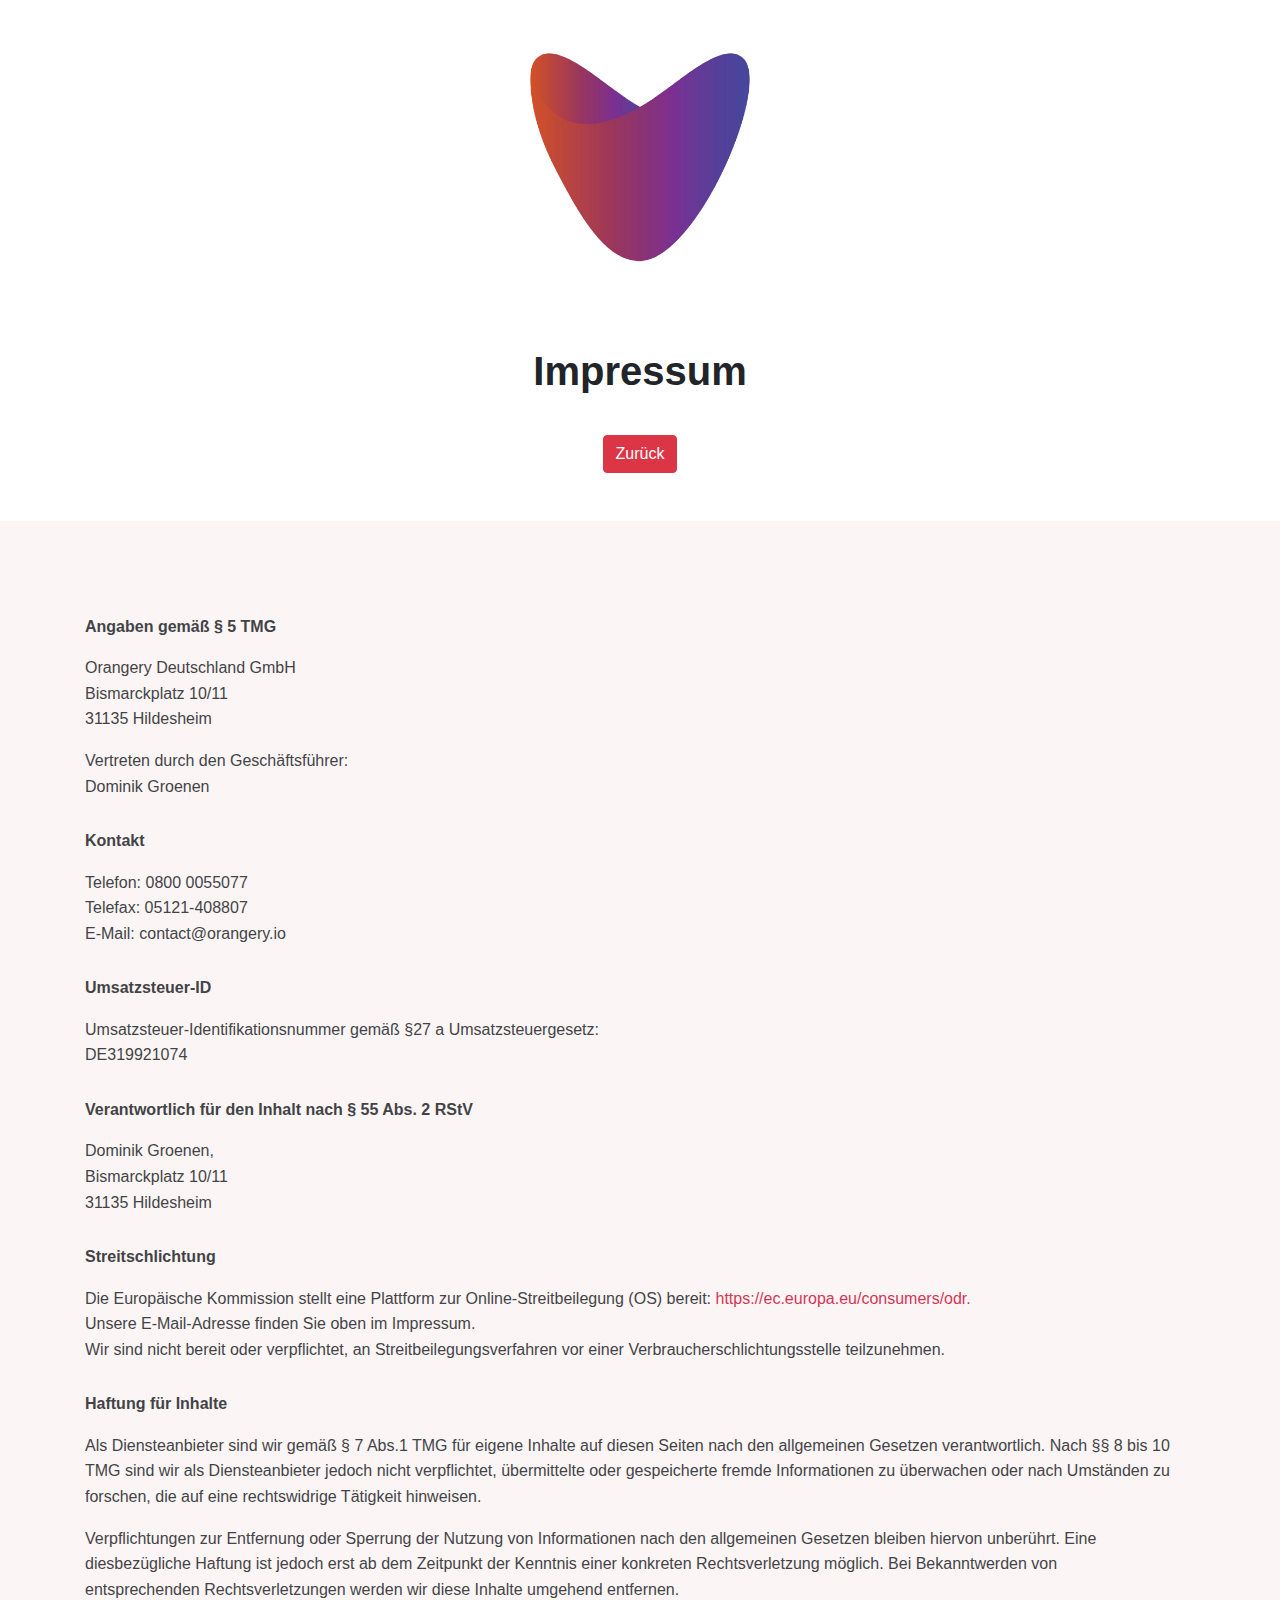
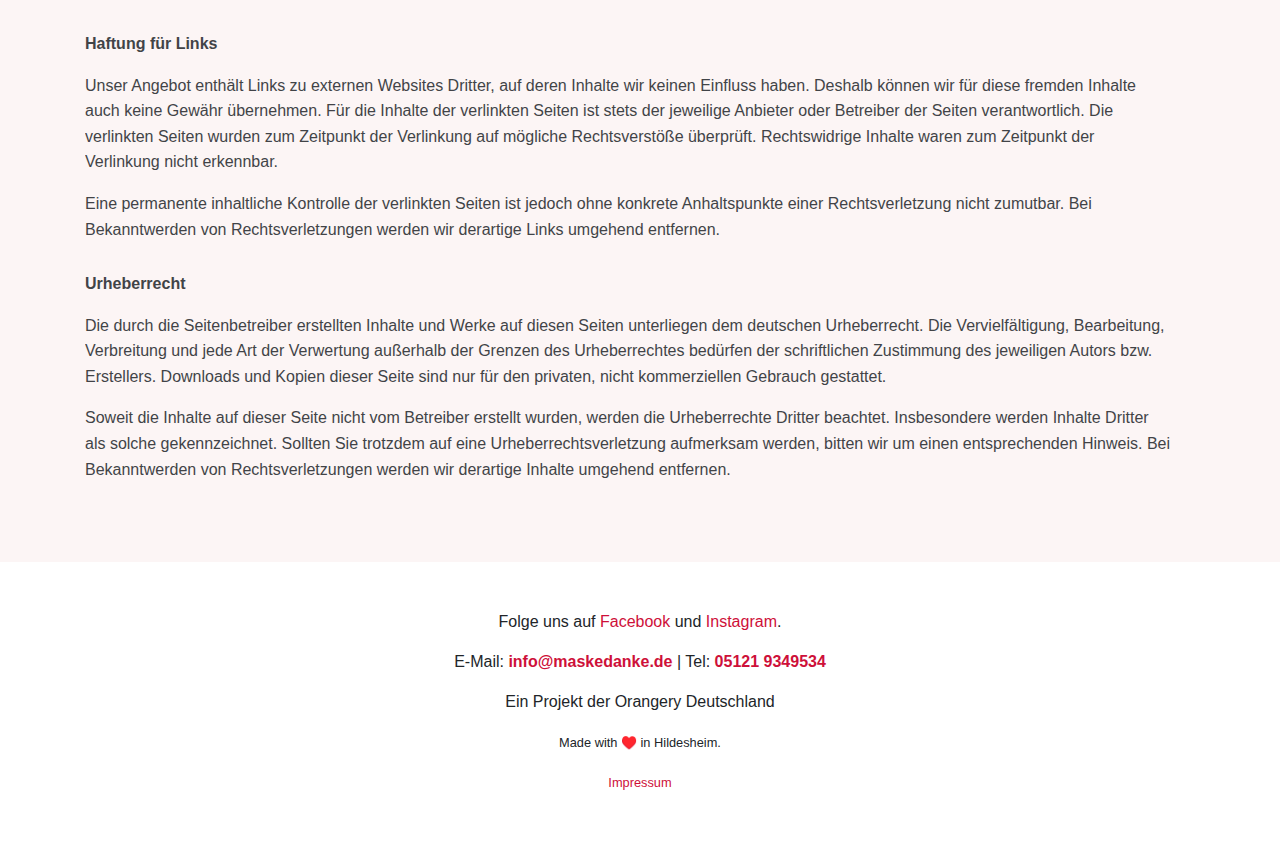
<file: impressum/index.html>
<!DOCTYPE html>
<html>
<head>
	<title>Maske? Danke!</title>
	<meta charset="utf-8">
    <meta http-equiv="X-UA-Compatible" content="IE=edge">
    <meta name="viewport" content="width=device-width, initial-scale=1, shrink-to-fit=no">
	<link rel="stylesheet" href="https://stackpath.bootstrapcdn.com/bootstrap/4.4.1/css/bootstrap.min.css" integrity="sha384-Vkoo8x4CGsO3+Hhxv8T/Q5PaXtkKtu6ug5TOeNV6gBiFeWPGFN9MuhOf23Q9Ifjh" crossorigin="anonymous">
	<link rel="stylesheet" href="../style.css">
</head>
<body>
	<div class="container-fluid header">
		<div class="d-flex justify-content-center " style="">
			<div>
				<img class="logo" src="../mdlogo.png" alt="Maske? Danke! Logo">
				<h1 class=""><strong>Impressum</strong></h1>
                <a href="/">
					<button type="button" class="video-button btn btn-danger">Zurück</button>
				</a>
			</div>
		</div>
	</div>
	<div class="container-fluid content">
		<div class="container">
			<div class="row">
				<div class="col-sm mr-md-4">
					
    <p class="heading--2">Angaben gemäß § 5 TMG</p>

    <p class="text-block">Orangery Deutschland GmbH
        <br>
        Bismarckplatz 10/11<br>
        31135 Hildesheim<br></p>

    <p class="text-block">
        Vertreten durch den Geschäftsführer:<br>
        Dominik Groenen<br>

    </p>
    <p class="heading--2">Kontakt</p>
    <p class="text-block">
        Telefon: 0800 0055077
        <br>
        Telefax: 05121-408807
        <br>
        E-Mail: contact@orangery.io<br>
    </p>

    <p class="heading--2">Umsatzsteuer-ID</p>
    <p class="text-block">Umsatzsteuer-Identifikationsnummer gemäß §27 a Umsatzsteuergesetz:<br>
        DE319921074</p>

    <p class="heading--2">Verantwortlich für den Inhalt nach § 55 Abs. 2 RStV
    </p>
    <p class="text-block">Dominik Groenen,<br>
        Bismarckplatz 10/11<br>
        31135 Hildesheim<br>
    </p>


    <p class="heading--2">Streitschlichtung</p>
    <p class="text-block">Die Europäische Kommission stellt eine Plattform zur Online-Streitbeilegung (OS) bereit: <a href="https://ec.europa.eu/consumers/odr"> https://ec.europa.eu/consumers/odr.</a> <br>
        Unsere E-Mail-Adresse finden Sie oben im Impressum. <br>
        Wir sind nicht bereit oder verpflichtet, an Streitbeilegungsverfahren vor einer Verbraucherschlichtungsstelle teilzunehmen.
    </p>


    <p class="heading--2">Haftung für Inhalte</p>
    <p class="text-block">Als Diensteanbieter sind wir gemäß § 7 Abs.1 TMG für eigene Inhalte auf diesen Seiten nach den allgemeinen Gesetzen verantwortlich. Nach §§ 8 bis 10 TMG sind wir als Diensteanbieter jedoch nicht
        verpflichtet, übermittelte oder gespeicherte fremde Informationen zu überwachen oder nach Umständen zu forschen, die auf eine rechtswidrige Tätigkeit hinweisen.</p>
    <p class="text-block">Verpflichtungen zur Entfernung oder Sperrung der Nutzung von Informationen nach den allgemeinen Gesetzen bleiben hiervon unberührt. Eine diesbezügliche Haftung ist jedoch erst ab dem Zeitpunkt der
        Kenntnis einer konkreten Rechtsverletzung möglich. Bei Bekanntwerden von entsprechenden Rechtsverletzungen werden wir diese Inhalte umgehend entfernen.</p>

    <p class="heading--2">Haftung für Links</p>
    <p class="text-block">
        Unser Angebot enthält Links zu externen Websites Dritter, auf deren Inhalte wir keinen Einfluss haben. Deshalb können wir für diese fremden Inhalte auch keine Gewähr übernehmen. Für die
        Inhalte der verlinkten Seiten ist stets der jeweilige Anbieter oder Betreiber der Seiten verantwortlich. Die verlinkten Seiten wurden zum Zeitpunkt der Verlinkung auf mögliche Rechtsverstöße
        überprüft. Rechtswidrige Inhalte waren zum Zeitpunkt der Verlinkung nicht erkennbar.
    </p>
    <p class="text-block">
        Eine permanente inhaltliche Kontrolle der verlinkten Seiten ist jedoch ohne konkrete Anhaltspunkte einer Rechtsverletzung nicht zumutbar. Bei Bekanntwerden von Rechtsverletzungen werden wir
        derartige Links umgehend entfernen.
    </p>
    <p class="heading--2">Urheberrecht</p>
    <p class="text-block">
        Die durch die Seitenbetreiber erstellten Inhalte und Werke auf diesen Seiten unterliegen dem deutschen Urheberrecht. Die Vervielfältigung, Bearbeitung, Verbreitung und jede Art der Verwertung
        außerhalb der Grenzen des Urheberrechtes bedürfen der schriftlichen Zustimmung des jeweiligen Autors bzw. Erstellers. Downloads und Kopien dieser Seite sind nur für den privaten, nicht
        kommerziellen Gebrauch gestattet.
    </p>
    <p class="text-block">
        Soweit die Inhalte auf dieser Seite nicht vom Betreiber erstellt wurden, werden die Urheberrechte Dritter beachtet. Insbesondere werden Inhalte Dritter als solche gekennzeichnet. Sollten Sie
        trotzdem auf eine Urheberrechtsverletzung aufmerksam werden, bitten wir um einen entsprechenden Hinweis. Bei Bekanntwerden von Rechtsverletzungen werden wir derartige Inhalte umgehend
        entfernen.
    </p>
					
				</div>
			</div>
		</div>
	</div>
	<div class="container-fluid footer">
		<div class="d-flex justify-content-center " style="">
			<div>
				<p>
					Folge uns auf <a href="https://www.facebook.com/maskedanke/">Facebook</a> und <a href="https://www.instagram.com/maskedanke/">Instagram</a>.
				</p>
			</div>
		</div>
		<div class="d-flex justify-content-center " style="">
			<div>
				<p>
					<span style="white-space: nowrap;">E-Mail: <strong><a href="mailto:info@maskedanke.de">info@maskedanke.de</a></strong></span> 
					| <span style="white-space: nowrap;">Tel: <strong><a href="tel:+4951219349534">05121 9349534</a></strong></span>   
				</p>
			</div>
		</div>
		<div class="d-flex justify-content-center " style="">
			<div>
				<p>Ein Projekt der Orangery Deutschland</p>
			</div>
		</div>
        <div class="d-flex justify-content-center " style="">
			<div>
				<p><small>Made with ♥️ in Hildesheim.</small></p>
			</div>
		</div>
        <div class="d-flex justify-content-center " style="">
			<p><small><a href="/impressum">Impressum</a></small></p>
		</div>
	</div>
</body>
</html>
</file>
<file: style.css>
.header {
    /* background-color: red; */
    text-align: center;

    
}

.header h2 {
    margin-top: 0.8em;
    font-size: 1.8em;
    opacity: 0.7;
}

.logo {
    width: 250px;
    padding: 5em 0 3em 0;
    transform: rotate(180deg);
}

.video-button {
    margin-top: 2em;
}

.content {
    padding: 4em 0 4em 0;
    margin-top: 3em;
    background-color: rgb(252, 245, 245);
}

.footer {
    padding: 3em;
    
}

.videocontainer {
    padding: 5em 0 5em 0;
    background-color: rgb(252, 239, 239);
    border-top: 1px solid rgb(238, 219, 219);
}

.video-responsive {
    overflow:hidden;
    padding-bottom:56.25%;
    position:relative;
    height:0;
}
.video-responsive iframe{
    left:0;
    top:0;
    height:100%;
    width:100%;
    position:absolute;
}
/* .content section {
    padding: 0.5em;
} */

.content h3 {
    margin-top: 1.5em;
    margin-bottom: 0.5em;
}

.content p {
    opacity: 0.85;
    line-height: 1.6em;
    word-break: normal;
    hyphens: auto;
}

.center {
    text-align:center;
}

.heading--2 {
    font-weight: bold;
    margin-top: 1.8em;
}

a, a:hover, a:active, a:visited {
    color: rgb(206, 16, 57)
}
</file>
